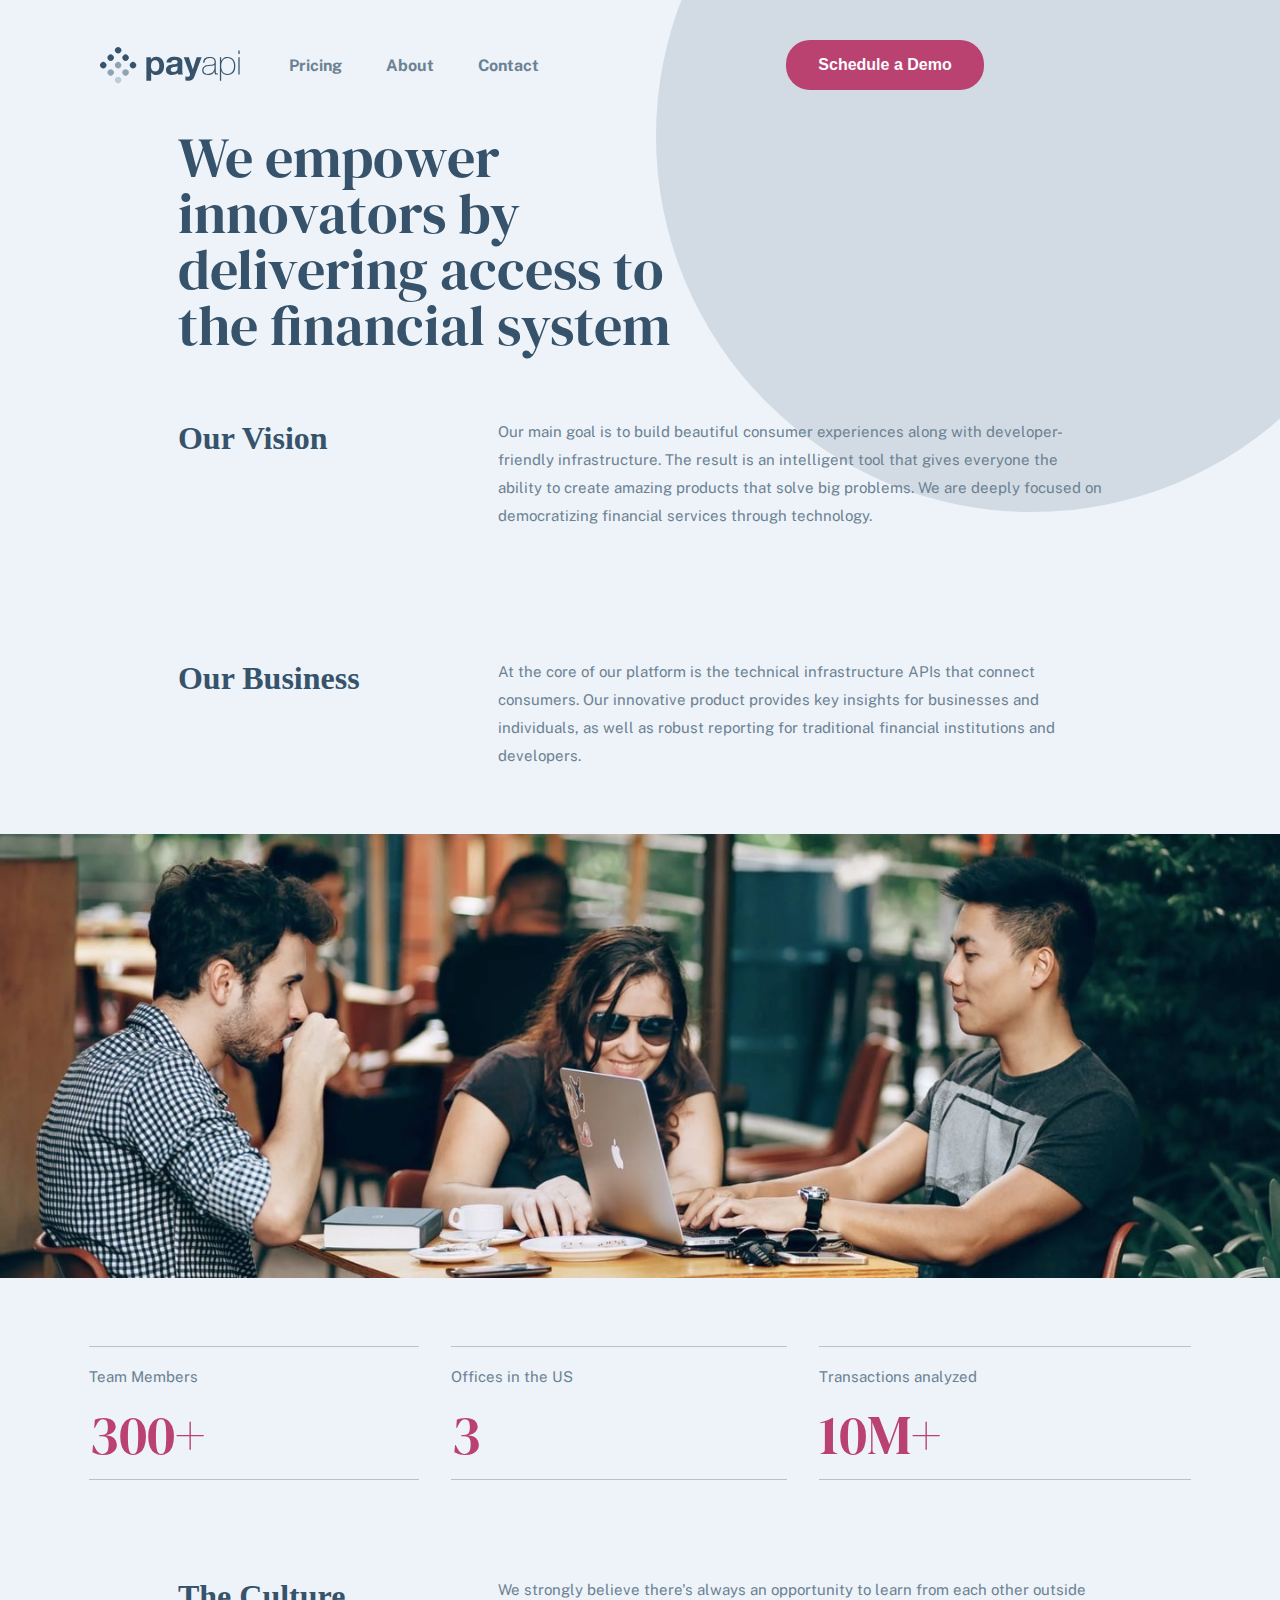
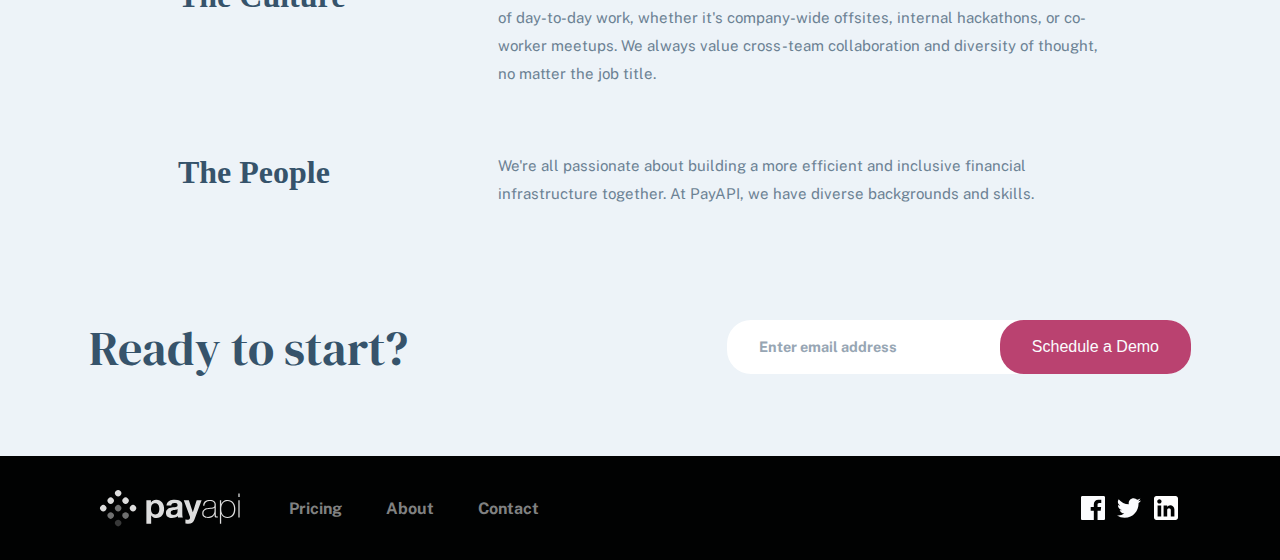
<file: about.html>
<!DOCTYPE html>
<html lang="en">
<head>
    <meta charset="UTF-8">
    <meta name="viewport" content="width=device-width, initial-scale=1.0">
    <link rel="stylesheet" href="style.css">
    <title>Document</title>
</head>
<body>
    <default-header></default-header>
    <div class="container about-container">
        <div class="about-hero flex">
            <h2 class="h2-heading">We empower innovators by delivering access to the financial system</h2>
            <div class="about-info flex">
                <div class="about-info-item flex">
                    <h3 class="h3-heading">Our Vision</h3>
                    <p>Our main goal is to build beautiful consumer experiences along with developer-friendly infrastructure. The result is an intelligent tool that gives everyone the ability to create amazing products that solve big problems. We are deeply focused on democratizing financial services through technology.</p>
                </div>
                <div class="about-info-item flex">
                    <h3 class="h3-heading">Our Business</h3>
                    <p>At the core of our platform is the technical infrastructure APIs that connect consumers. Our innovative product provides key insights for businesses and individuals, as well as robust reporting for traditional financial institutions and developers.</p>
                </div>
            </div>
        </div>
        <div class="about-image">
            <picture>
                <source srcset="./assets/about/mobile/image-team-members.jpg" media="(max-width:51.25rem)">
                <img src="./assets/about/desktop/image-team-members.jpg" alt="image-team-members">
            </picture>
        </div>
        <div class="about-stats flex">
            <div>
                <p>Team Members</p>
                <h2 class="h2-heading">300+</h2>
            </div>

            <div>
                <p>Offices in the US</p>
                <h2 class="h2-heading">3</h2>
            </div>

            <div>
                <p>Transactions analyzed</p>
                <h2 class="h2-heading">10M+</h2>
            </div>
           
        </div>
        <div class="about-info about-info-last flex">
            <div class="about-info-item flex">
                <h3 class="h3-heading">The Culture</h3>
                <p>
                    We strongly believe there's always an opportunity to learn from each other outside of day-to-day work, whether it's company-wide offsites, internal hackathons, or co-worker meetups. We always value cross-team collaboration and diversity of thought, no matter the job title.</p>
            </div>
            <div class="about-info-item flex">
                <h3 class="h3-heading">The People</h3>
                <p>We're all passionate about building a more efficient and inclusive financial infrastructure together. At PayAPI, we have diverse backgrounds and skills.</p>
            </div>
        </div>
        <div class="call-to-action flex">
            <h2 class="h2-heading">Ready to start?</h2>
            <default-form>
                <form class="form">
                    <div class="form-inputs-container flex">
                        <input placeholder="Enter email address" type="email">
                        <button class="demo-button">Schedule a Demo</button>
                    </div>
                </form>
            </default-form>
        </div>
    </div>
    <default-footer></default-footer>
    <script type="module" src="templates.js"></script>
    <script src="code.js"></script>
</body>
</html>
</file>
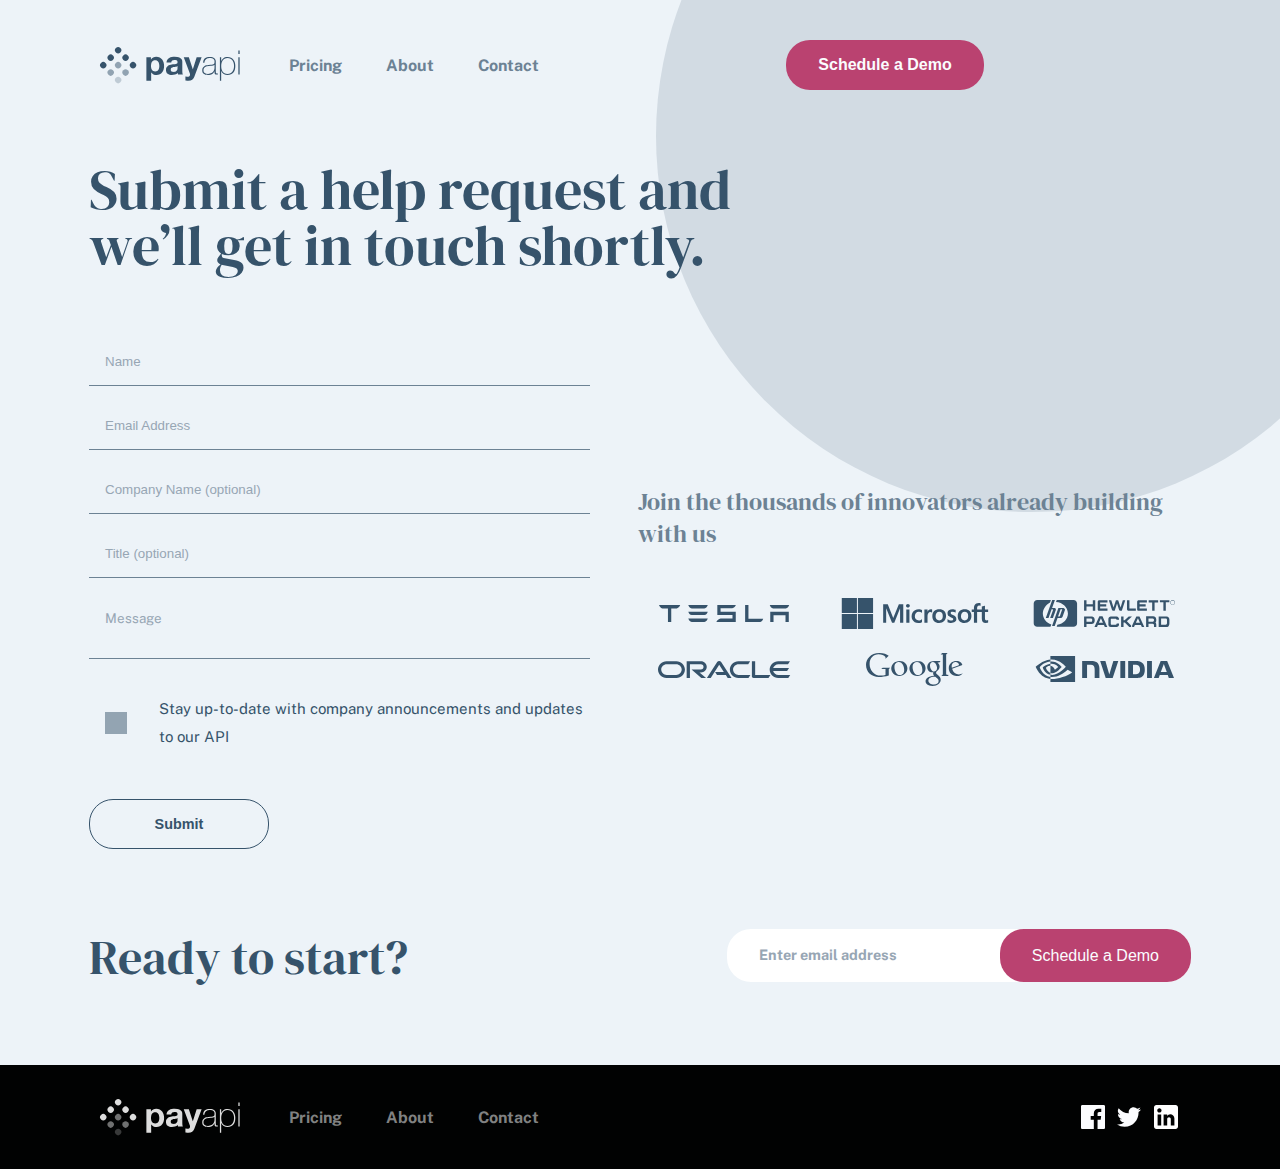
<file: contact.html>
<!DOCTYPE html>
<html lang="en">
<head>
    <meta charset="UTF-8">
    <meta name="viewport" content="width=device-width, initial-scale=1.0">
    <link rel="stylesheet" href="style.css">
    <title>Document</title>
</head>
<body>
    <default-header></default-header>
    <div class="contact-container container">
        <h2 class="h2-heading">Submit a help request and we’ll get in touch shortly.</h2>
        <div class="contact-form-container flex">
            <div class="contact-form">
                <form>
                    <div class="input-item">
                        <input placeholder="Name" type="text">
                    </div>
                    <div class="input-item">
                        <input placeholder="Email Address" type="email">
                    </div>
                    <div class="input-item">
                        <input placeholder="Company Name (optional)" type="text">
                    </div>
                    <div class="input-item">
                        <input placeholder="Title (optional)" type="text">
                    </div>
                    <div class="input-item">
                        <textarea name="message" id="message" placeholder="Message"></textarea>
                    </div>
                    <div class="check-box-container flex items-center">
                        <input type="checkbox">
                        <p>Stay up-to-date with company announcements and updates to our API</p>
                    </div>
                    <button class="pricing-plan-button pointer">Submit</button>
                </form>
            </div>
            <div class="companies flex justify-center">
                <h4>Join the thousands of innovators already building with us</h4>
                    <div class="grid">
                        <img src="./assets/shared/desktop/tesla_blue.svg" alt="tesla">
                        <img src="./assets/shared/desktop/microsoft_blue.svg" alt="microsoft">
                        <img src="./assets/shared/desktop/hewlett-packard_blue.svg" alt="hewlett-packard">
                        <img src="./assets/shared/desktop/oracle_blue.svg" alt="oracle">
                        <img src="./assets/shared/desktop/google_blue.svg" alt="google">
                        <img src="./assets/shared/desktop/nvidia_blue.svg" alt="nvidia">
                    </div>
                
            </div>
        </div>
        <div class="call-to-action flex">
            <h2 class="h2-heading">Ready to start?</h2>
            <default-form>
                <form class="form">
                    <div class="form-inputs-container flex">
                        <input placeholder="Enter email address" type="email">
                        <button class="demo-button">Schedule a Demo</button>
                    </div>
                </form>
            </default-form>
        </div>
    </div>
    <default-footer></default-footer>
    <script type="module" src="templates.js"></script>
    <script src="code.js"></script>
</body>
</html>
</file>
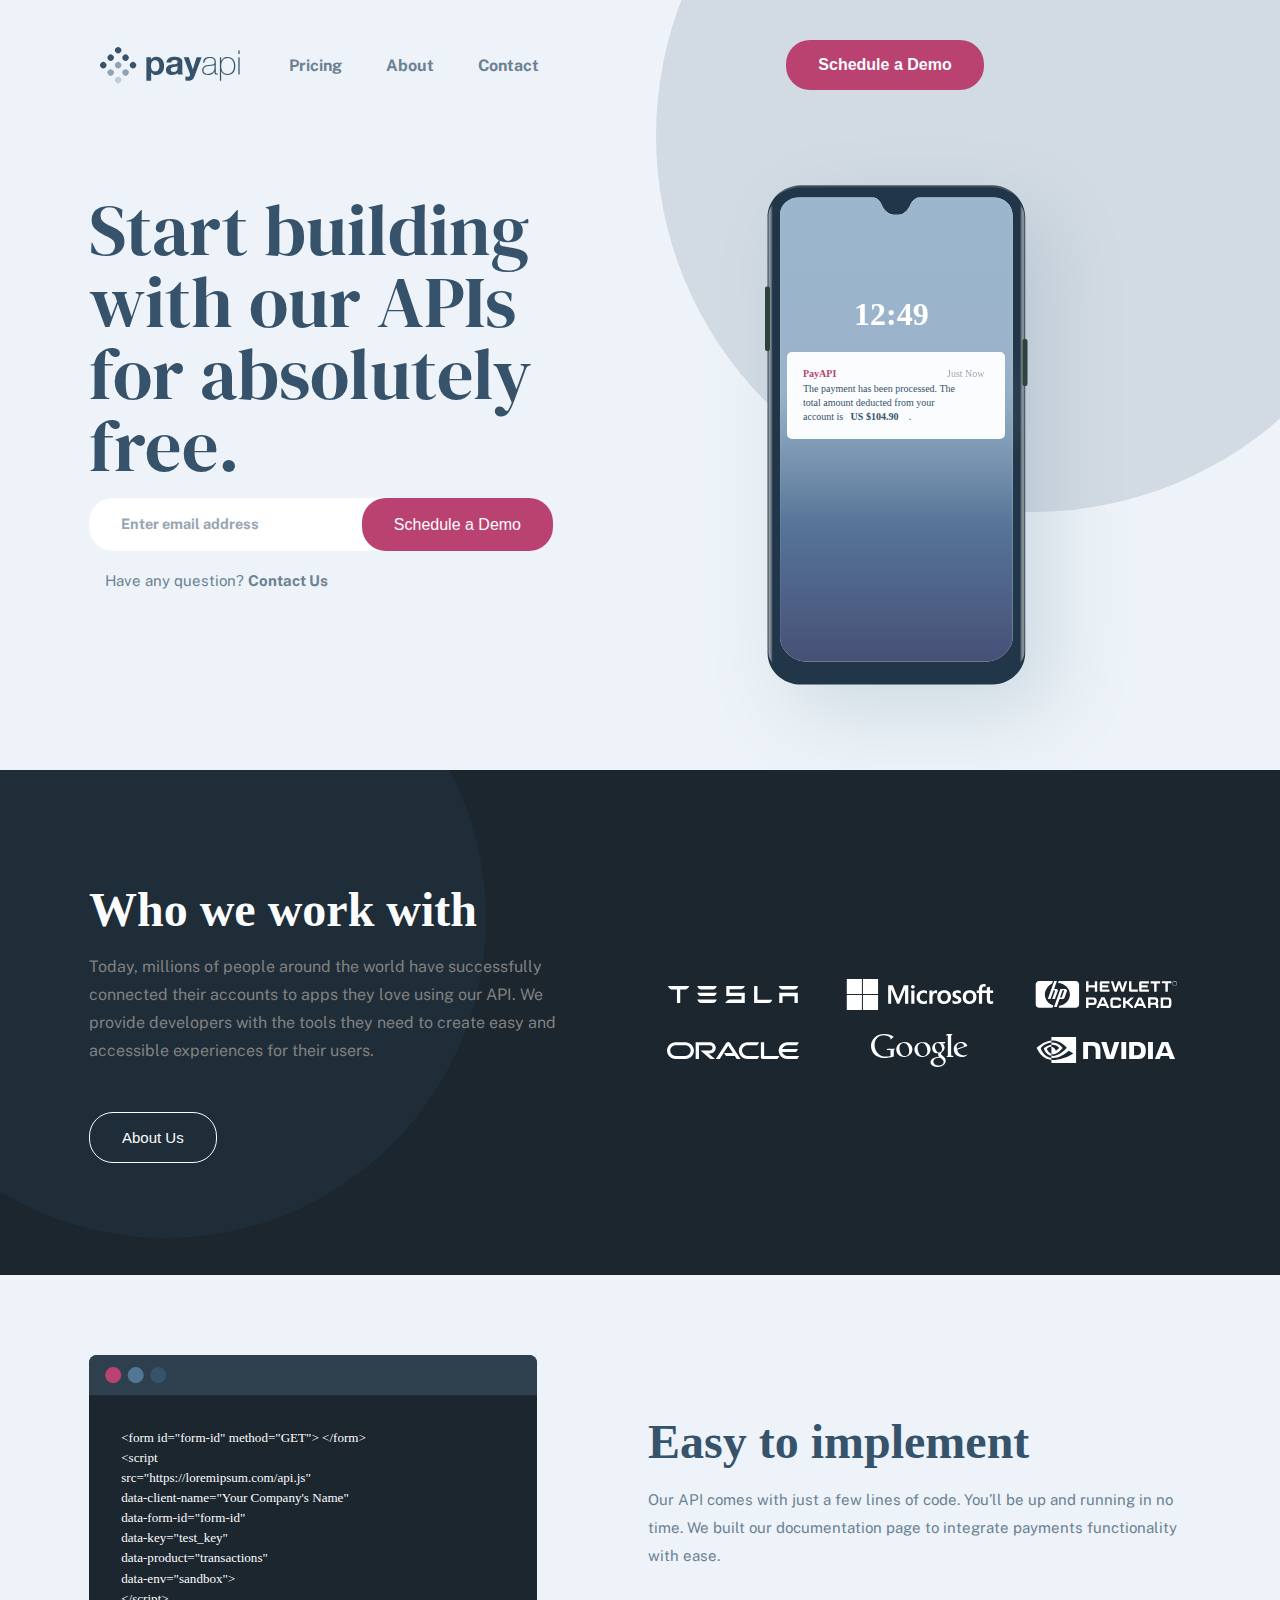
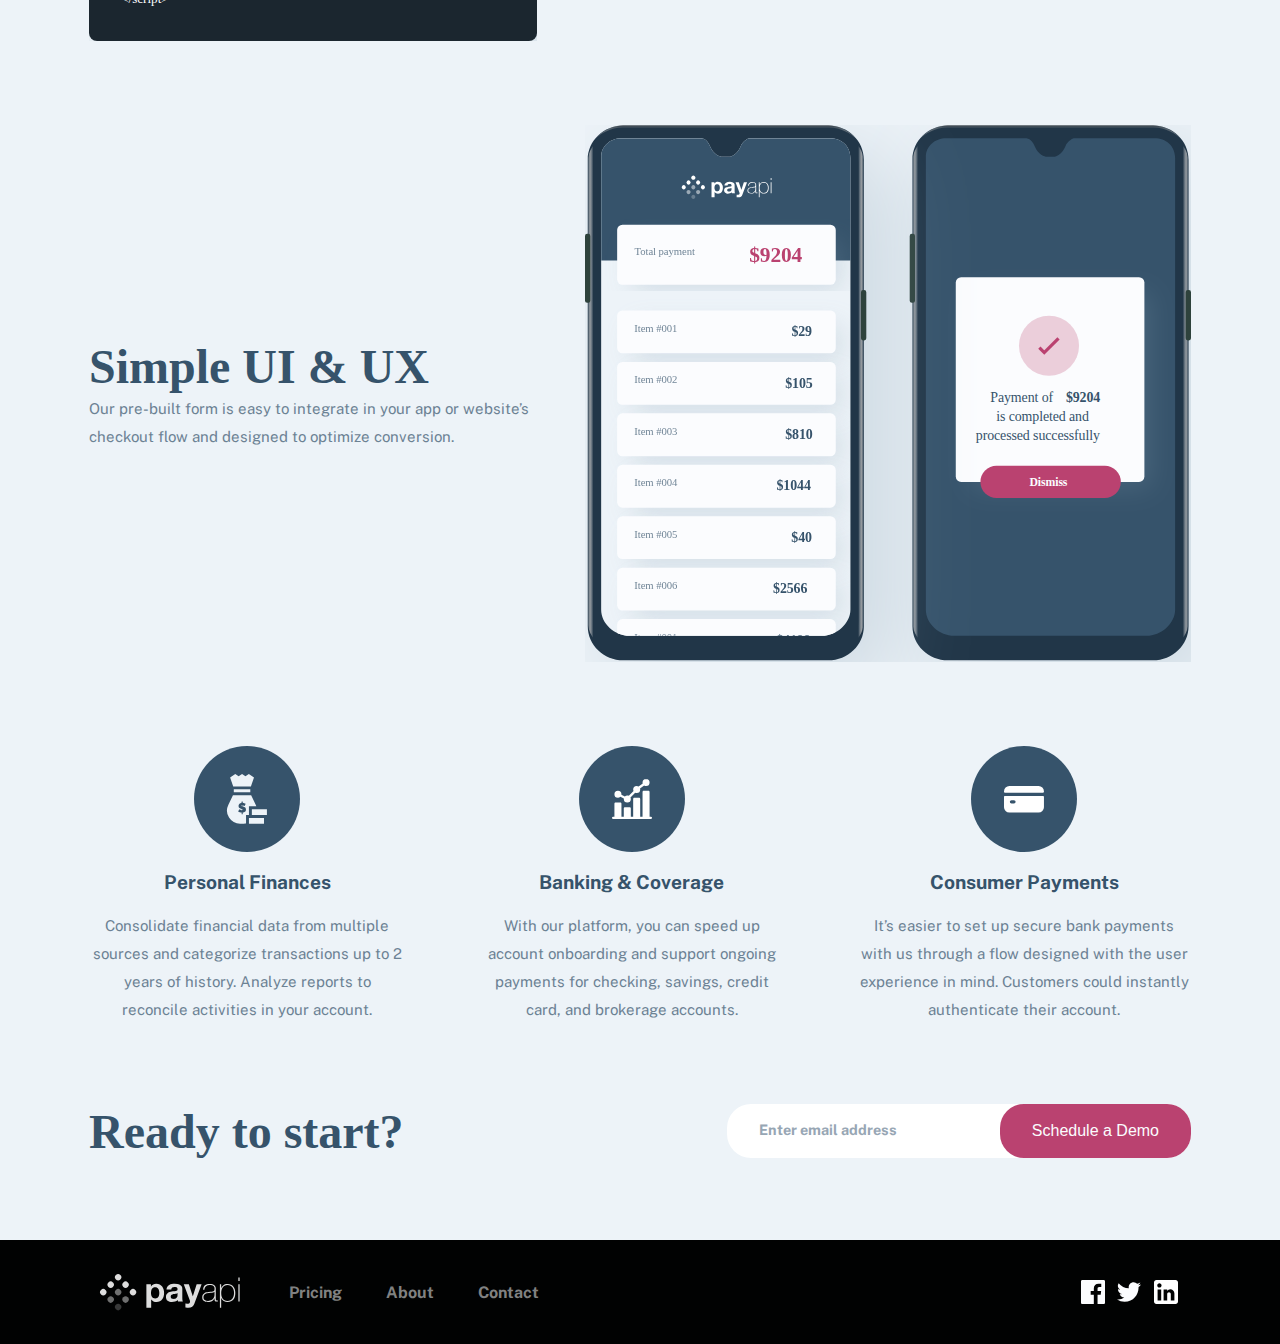
<file: home.html>
<!DOCTYPE html>
<html lang="en">
<head>
    <meta charset="UTF-8">
    <meta name="viewport" content="width=device-width, initial-scale=1.0">
    <link rel="stylesheet" href="style.css">
    <title>Document</title>
</head>
<body>
    <default-header></default-header>
    <div class="container home-container">


        <!-- hero styling start  -->
        <div class="home-hero flex">
            <div class="left">
                <h1>Start building with our APIs for absolutely free.</h1>
                <default-form></default-form>
                <p>Have any question? <a class="hover-black" href="contact.html">Contact Us</a></p>
            </div>
            <div class="right">
                <img src="./assets/illustration-phone-mockup.69ced381.svg" alt="illustration-phone-mockup">
            </div>
        </div>
        <!-- hero styling end  -->

        <!-- customers styling start  -->
         <div class="customers flex">
            <div class="circle-cover"></div>
            <div class="left">
                <h2 class="h2-heading">Who we work with</h2>
                <p>Today, millions of people around the world have successfully connected their accounts to apps they love using our API. We provide developers with the tools they need to create easy and accessible experiences for their users.</p>
                <button class="pointer">About Us</button>
            </div>
            <div class="right flex">
                <div class="grid">
                    <img src="./assets/shared/desktop/tesla.svg" alt="tesla">
                    <img src="./assets/shared/desktop/microsoft.svg" alt="microsoft">
                    <img src="./assets/shared/desktop/hewlett-packard.svg" alt="hewlett-packard">
                    <img src="./assets/shared/desktop/oracle.svg" alt="oracle">
                    <img src="./assets/shared/desktop/google.svg" alt="google">
                    <img src="./assets/shared/desktop/nvidia.svg" alt="nvidia">
                </div>
            </div>
         </div>
        <!-- customers styling end  -->

         <!-- home info styling start  -->
         <section class="home-info">
            <div class="code flex">
                <div class="left">
                    <img src="./assets/home/desktop/illustration-easy-to-implement-cropped.svg" alt="">
                </div>
                <div class="right flex justify-center">
                    <h2 class="h2-heading">Easy to implement</h2>
                    <p>Our API comes with just a few lines of code. You’ll be up and running in no time. We built our documentation page to integrate payments functionality with ease.</p>
                </div>
            </div>
            <div class="ui-ux flex">
                <div class="left flex justify-center">
                    <h2 class="h2-heading">Simple UI & UX</h2>
                    <p>Our pre-built form is easy to integrate in your app or website’s checkout flow and designed to optimize conversion.</p>
                </div>
                <div class="right">
                    <img src="./assets/home/desktop/illustration-simple-ui-cropped.svg" alt="">
                </div>
            </div>
            <div class="info-cards flex">
                <div class="info-card flex">
                    <img src="./assets/home/desktop/icon-personal-finances.svg" alt="icon-personal-finances">
                    <h4>Personal Finances</h4>
                    <p>Consolidate financial data from multiple sources and categorize transactions up to 2 years of history. Analyze reports to reconcile activities in your account.</p>
                </div>
                <div class="info-card flex">
                    <img src="./assets/home/desktop/icon-banking-and-coverage.svg" alt="icon-banking-and-coverage">
                    <h4>Banking & Coverage</h4>
                    <p>With our platform, you can speed up account onboarding and support ongoing payments for checking, savings, credit card, and brokerage accounts.</p>
                </div>
                <div class="info-card flex">
                    <img src="./assets/home/desktop/icon-consumer-payments.svg" alt="icon-consumer-payments">
                    <h4>Consumer Payments</h4>
                    <p>It’s easier to set up secure bank payments with us through a flow designed with the user experience in mind. Customers could instantly authenticate their account.</p>
                </div>
            </div>
            <div class="call-to-action flex">
                <h2 class="h2-heading">Ready to start?</h2>
                <default-form></default-form>
            </div>
         </section>

         <!-- home info styling end  -->

    </div>
    <default-footer></default-footer>
    <script type="module" src="templates.js"></script>
    <script src="code.js"></script>
</body>
</html>
</file>
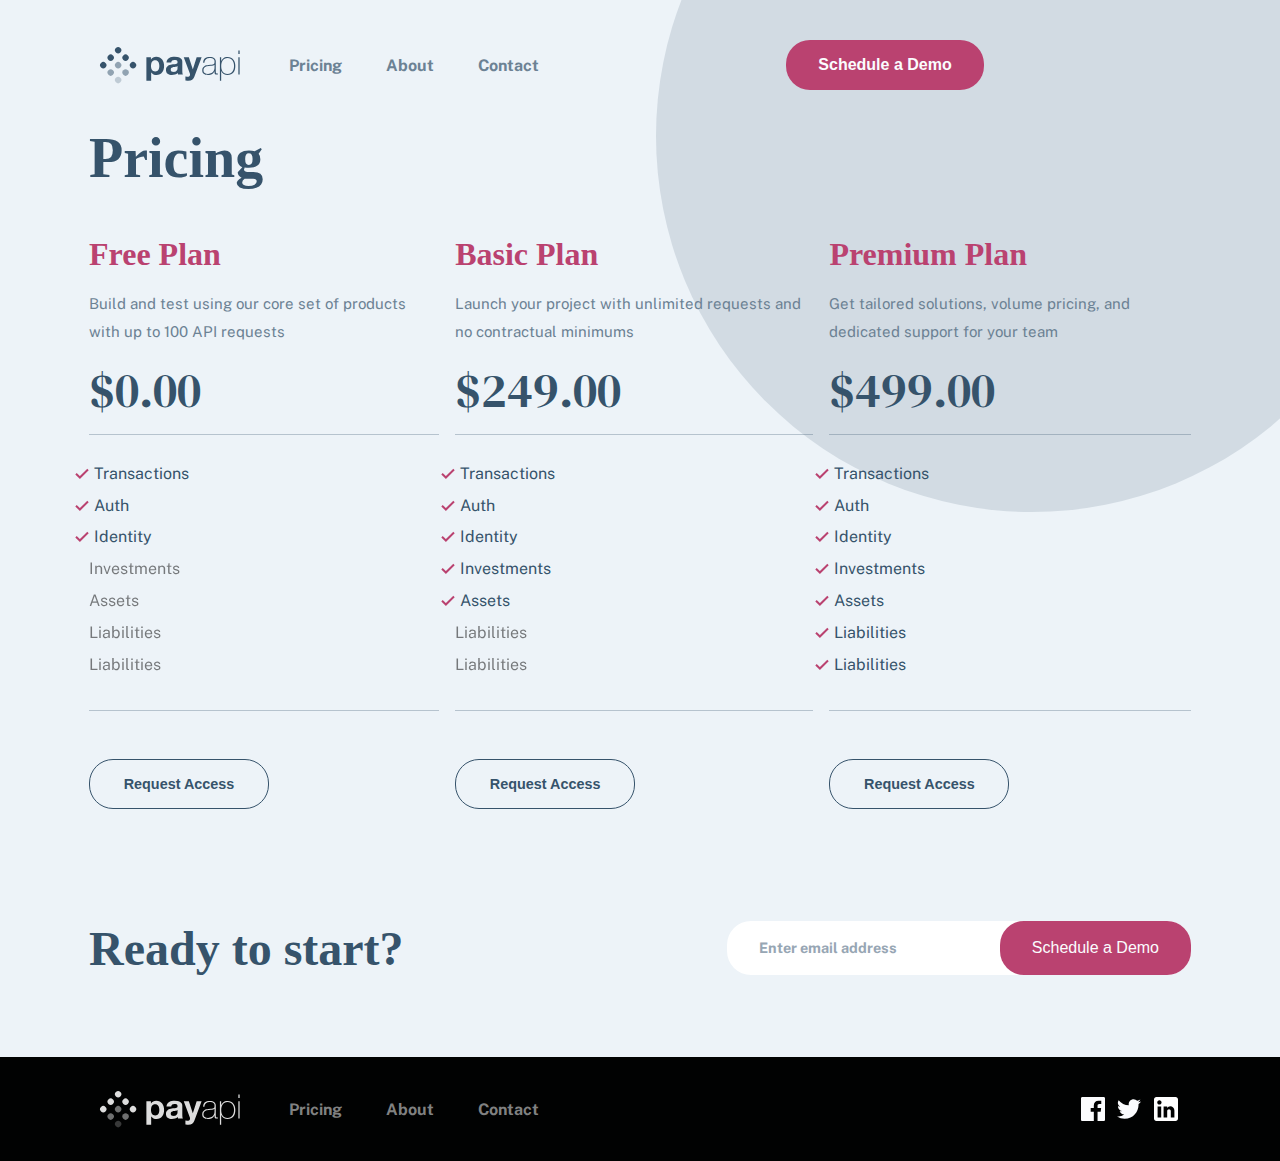
<file: pricing.html>
<!DOCTYPE html>
<html lang="en">
<head>
    <meta charset="UTF-8">
    <meta name="viewport" content="width=device-width, initial-scale=1.0">
    <link rel="stylesheet" href="style.css">
    <title>Document</title>
</head>
<body>
    <default-header></default-header>
    <div class="container pricing-container">
        <h2 class="h2-heading">Pricing</h2>
        <div class="pricing-plans flex">
            <div class="pricing-plan flex">
                <h3 class="h3-heading">Free Plan</h3>
                <p>Build and test using our core set of products with up to 100 API requests</p>
                <h2 class="h2-heading">$0.00</h2>
                <div class="checks">
                    <ul class="checked">
                        <li>Transactions</li>
                        <li>Auth</li>
                        <li>Identity</li>
                    </ul>
                    <ul class="un-checked">
                        <li>Investments</li>
                        <li>Assets</li>
                        <li>Liabilities</li>
                        <li>Liabilities</li>
                    </ul>
                </div>
                <button class="pricing-plan-button pointer">Request Access</button>
            </div>

            <div class="pricing-plan flex">
                <h3 class="h3-heading">Basic Plan</h3>
                <p>Launch your project with unlimited requests and no contractual minimums</p>
                <h2 class="h2-heading">$249.00</h2>
                <div class="checks">
                    <ul class="checked">
                        <li>Transactions</li>
                        <li>Auth</li>
                        <li>Identity</li>
                        <li>Investments</li>
                        <li>Assets</li>
                    </ul>
                    <ul class="un-checked">
                        <li>Liabilities</li>
                        <li>Liabilities</li>
                    </ul>
                </div>
                <button class="pricing-plan-button pointer">Request Access</button>
            </div>

            <div class="pricing-plan flex">
                <h3 class="h3-heading">Premium Plan</h3>
                <p>Get tailored solutions, volume pricing, and dedicated support for your team</p>
                <h2 class="h2-heading">$499.00</h2>
                <div class="checks">
                    <ul class="checked">
                        <li>Transactions</li>
                        <li>Auth</li>
                        <li>Identity</li>
                        <li>Investments</li>
                        <li>Assets</li>
                        <li>Liabilities</li>
                        <li>Liabilities</li>
                    </ul>
                    <ul class="un-checked">
                    </ul>
                </div>
                <button class="pricing-plan-button pointer">Request Access</button>
            </div>
        </div>
        <div class="call-to-action flex">
            <h2 class="h2-heading">Ready to start?</h2>
            <default-form>
                <form class="form">
                    <div class="form-inputs-container flex">
                        <input placeholder="Enter email address" type="email">
                        <button class="demo-button">Schedule a Demo</button>
                    </div>
                </form>
            </default-form>
        </div>
    </div>
    <default-footer></default-footer>
    <script type="module" src="templates.js"></script>
    <script src="code.js"></script>
</body>
</html>
</file>
<file: style.css>
@import url('https://fonts.googleapis.com/css2?family=DM+Serif+Display:ital@0;1&family=Public+Sans:ital,wght@0,100..900;1,100..900&display=swap');

:root {
    --pink: #ba4270;
    --white: #fbfcfe;
    --background: #edf3f8;;
    --grey: #808181;
    --grey-2: #97A6B4;
    --grey-3: #D2DBE3;
    --blue: #36536b;
    --dark-blue: #1b262f;
    --black: #010202;
    --light-pink: #da6d97;
    --light-blue: #6c8294;
    --error: #f67a7c;
    --DARK:#1F2D38;
    --padding: 5.5625rem;
}

/* element styling start  */
* {
    margin: 0;
    padding: 0;
    box-sizing: border-box;
}

body {
    background-color: var(--background);
    font-family: Public Sans, sans-serif;
    overflow-x: hidden;
    position: relative;
}

a {
    text-decoration: none;
}

li {
    text-decoration: none;
    list-style: none;
}

button {
    border: none;
    outline: none;
}

input {
    border: none;
    outline: none;
}


/* element styling end  */

/* utility classes start  */

.flex {
    display: flex;
}


.pointer {
    cursor: pointer;
}

.items-center {
    align-items: center;
}

.justify-center {
    justify-content: center;
}

.grid {
    display: grid;
}

.hover-black:hover {
    color: var(--dark-blue);
}

.demo-button {
    font-size: 1rem;
    background-color: var(--pink);
    color: var(--white);
    border-radius: 1.5rem;
    padding: 1rem 2rem;
    transition: all 250ms;
    font-weight: 700;
}

.demo-button:hover {
    background-color: var(--light-pink);
}

.h2-heading {
    font-size: 3rem;
    font-family: SM Serif Display;
    line-height: 3.5rem;
}

.h3-heading {
    font-size: 2rem;
    font-family: SM Serif Display;
    line-height: 2.5rem;
}

.none {
    display: none;
}

/* utility classes end  */

/* header styling start */
.header {
    padding: 2.5rem var(--padding);
    justify-content: space-between;
    position: relative;
}



.header .circle-cover {
    position: absolute;
    right: -10%;
    top: -15rem;
    border-radius: 50%;
    height: 47rem;
    width: 47rem;
    background-color: var(--grey-3);
    z-index: -1;
}

.links-logo-container .logo {
    background-image: url('./assets/shared/desktop/logo.svg');
    width: 10rem;
    height: 2.5rem;
    margin-right: 2.5rem;
    background-size: contain;
    background-repeat: no-repeat;
    background-position:center;
}

.links-logo-container  a{
    font-weight: 700;
    color: var(--light-blue);
    margin-right: 2.5rem;
}

.logo a {
    display: inline-block;
    width: 100%;
    height: 100%;
}

/* header styling end */

/* footer styling start */

.footer {
    padding: 2rem var(--padding);
    justify-content: space-between;
    background-color: var(--black);
}

.footer .logo {
    filter: invert(100%) sepia(100%) saturate(0%) hue-rotate(288deg) brightness(102%) contrast(102%);
}

.social-links li {
    width: 1.5rem;
    height: 1.5rem;
    background-size: contain;
    background-position: center;
    background-repeat: no-repeat;
    margin-right: 0.8rem;
}

.footer .links-logo-container a {
    color: var(--grey);
}

.footer .links-logo-container a:hover {
    color: var(--white);
    transition: all 250ms;
}

.social-links .Facebook {
    background-image: url('./assets/shared/desktop/facebook.svg');
}

.social-links .X {
    background-image: url('./assets/shared/desktop/twitter.svg');
}

.social-links .Linkedin {
    background-image: url('./assets/shared/desktop/linkedin.svg');
}

/* footer styling end */

/* form styling start  */


.form {
    width: 29rem;
}

.form-inputs-container {
    position: relative;
}

.form-inputs-container input {
    border-radius: 1.5rem;
    padding: 1.2rem 2rem;
    width: 100%;
    box-shadow:  10px 11px -1px #1b262f12;
   
}

.form-inputs-container input::placeholder {
    font-size: 0.9rem;
    font-weight: 700;
    font-family: Public Sans, sans-serif;
    color: var(--grey-2);
}

.form-inputs-container button {
    position: absolute;
    right: 0;
    top: 0;
    bottom: 0;
}

.form .demo-button {
    font-weight: normal;
}



/* form styling end  */


/* hamburger menu styling start  */
.hamburger-menu {
    position: fixed;
    z-index: 3333;
    width: 80%;
    top: 0;
    bottom: 0;
    right: -100%;
    overflow-x: hidden;
    transition: all 350ms ease-in-out;
    transform-origin: 100%;
    background-color: var(--dark-blue);
    flex-direction: column;
    padding: 1rem;
    align-items: center;
}

.hamburger-menu img {
    width: 1.2rem;
    margin-left: auto;
}

.hamburger-links {
    flex-direction: column;
    align-items: center;
}

.hamburger-links a {
    display: inline-block;
    margin-top: 2.5rem;
    color: var(--white);
}

.hamburger-menu .demo-button {
    display: block;
    background-color: orange;
    margin-top: 2rem;
    width: 14rem;
}

/* hamburger menu styling end  */




/*  */
/*  */
/*  */
/*  */
/*  */
/*  */
/*  */
/*  */
/*  */

/* home styling start  */

/* hero styling start  */

.home-hero {
    padding: 0 var(--padding);
    height: 20rem;
    gap: 1rem;
    height: 40rem;
}



.home-hero .left {
    width: 50%;
    padding-top: 4rem;
    padding-right: 4rem;
}

.home-hero .right {
    width: 50%;
    padding-left: 4rem;
}

.home-hero h1 {
    color: var(--blue);
    font-family: DM Serif Display;
    font-size: 4.5rem;
    line-height: 4.5rem;
    font-weight: lighter;
    margin-bottom: 1rem;
}

.home-hero p {
    padding: 1rem;
    color: var(--light-blue);
    font-size: .9375rem;
    line-height: 1.75rem;
}

.home-hero a {
    color: var(--light-blue);
    margin-right: 2.5rem;
    transition: all .25s;
    font-weight: 700;

}

/* hero styling end  */

/* customers styling start  */
.customers {
    gap: 1rem;
    padding: 7rem var(--padding);
    background-color: var(--dark-blue);
    color: var(--white);
    position: relative;
    overflow: hidden;
}

.customers .circle-cover {
    position: absolute;
    content: '';
    height: 40rem;
    width: 40rem;
    left: -12%;
    top: -34%;
    border-radius: 50%;
    background-color: var(--DARK);
}

.customers .left {
    width: 50%;
    padding-right: 3rem;
    z-index: 2;
}

.customers .right {
    width: 50%;
    flex-direction: column;
    justify-content: center;
    z-index: 2;
}

.customers p {
    color: var(--grey);
    padding: 0.94rem 0;
    line-height: 1.75rem;
}

.customers button {
    margin: 2rem 0 0 0;
    border-radius: 1.5rem;
    font-size: .9375rem;
    transition: all .25s;
    padding: 1rem 2rem;
    background-color: transparent;
    color: var(--white);
    border: 0.06rem solid var(--white);
}

.customers button:hover {
    background-color: var(--white);
    color: var(--dark-blue);
}

.customers .grid {
    grid-row-gap: 1.5rem;
    grid-column-gap: 1rem;
    place-items: center;
    grid-template-columns: repeat(auto-fit, minmax(8rem, 1fr));
}

/* customers styling end  */

/* home info styling start */

.home-info {
    padding: 0 var(--padding);
}

.home-info p {
    line-height: 1.75rem;
    color: var(--light-blue);
    font-size: .9375rem;
}

.home-info .h2-heading {
    color: var(--blue);
}

.code {
    padding-top: 5rem;
    gap: 1rem;
}

.code .left {
    width: 50%;
}

.code .right {
    width: 50%;
    flex-direction: column;
}

.code .right p {
    padding: 1rem 0;
}

.code .left img {
    width: 28rem;
}



.ui-ux {
    justify-content: space-between;
    padding-top: 5rem;
}

.ui-ux .left {
    width: 40%;
    flex-direction: column;
}

.ui-ux .right {
    width: 55%;
}

.info-cards {
    gap: 4.7425rem;
    padding-top: 5rem;
}

.info-card {
    flex-direction: column;
    align-items: center;
    gap: 1.2rem;
    text-align: center;
}

.info-card h4 {
    color: var(--blue);
    font-size: 1.2rem;
    font-weight: 700;
}

.call-to-action {
    padding-top: 5rem;
    padding-bottom: 5rem;
    justify-content: space-between;
}

/* home info styling end */

/* home styling end  */

/*  */
/*  */
/*  */
/*  */
/*  */
/*  */
/*  */
/*  */
/*  */

/* pricing styling start  */
.pricing-container {
    padding: 0 var(--padding);
}

.pricing-container > h2 {
    color: var(--blue);
    font-size: 3.5rem;
}

.pricing-plans {
    margin: 2rem 0;
    gap: 1rem;
}

.pricing-plan {
    gap: 1rem;
    flex-direction: column;
}


.pricing-plan h3 {
    color: var(--pink);
    margin-top: 1rem;
}

.pricing-plan p {
    color: var(--light-blue);
    font-size: .9375rem;
    line-height: 1.75rem;
}

.pricing-plan .h2-heading {
    font-family: DM Serif Display;
    font-weight: lighter;
    color: var(--blue);
    padding-bottom: 1rem;
    border-bottom: 1px solid #36536b4c;
}

.checks {
    padding-bottom: 1.5rem;
    border-bottom: 1px solid #36536b4c;
}

.checks  li {
    margin: 0.8rem 0;
}

.checks .checked {
    color: var(--blue);
}

.checks .checked li {
    padding-left: 0.3rem;
}

.checks .checked li::marker {
    content: url(./assets/shared/desktop/icon-check.svg);
}

.checks .un-checked {
    opacity: 0.5;
}

.pricing-plan-button {
    width: 11.25rem;
    background-color:transparent;
    color: var(--blue);
    border: 1px solid var(--blue);
    padding: 1rem 2rem;
    margin-top: 2rem;
    border-radius: 1.5rem;
    font-size: 0.9rem;
    font-weight: 700;
    min-width: 10rem;
    transition: all 250ms;
}

.pricing-plan-button:hover {
    background-color: var(--blue);
    color: var(--white);
}

.pricing-container .h2-heading {
    color: var(--blue);
}

/* pricing styling end  */
/*  */
/*  */
/*  */
/*  */
/*  */
/*  */
/*  */

/* about styling start  */

.about-container p {
    color: var(--light-blue);
    font-size: .9375rem;
    line-height: 1.75rem;
}

.about-container .h2-heading {
    font-family: DM Serif Display;
    font-weight: 100;
    font-size: 3.5rem;
}

.about-container .call-to-action {
    padding-right: var(--padding);
    padding-left: var(--padding);
}

.about-container .call-to-action h2 {
    color: var(--blue);
    font-size: 3rem;
}

/* about hero styling start  */
.about-hero {
    padding: 0 calc(var(--padding) + 5.56rem);
    flex-direction: column;
}



.about-hero .h2-heading {

    color: var(--blue);
    width: 60%;
}

.about-info {
    flex-direction: column;
}

.about-info-last {
    padding: 0 calc(var(--padding) + 5.56rem);
}

.about-info-last .about-info-item {
    padding-top: 2rem;
    padding-bottom: 2rem;
}

.about-info-item {
    padding-top: 4rem;
    padding-bottom: 4rem;
}

.about-info-item .h3-heading {
    width: 20rem;
    flex: 0 0 auto;
    color: var(--blue);
}

/* about hero styling end  */


/* about image styling start  */

.about-image img {
    width: 100%;
}

/* about image styling end  */


/* about stats styling start  */
.about-stats {
    margin: 4rem 0;
    padding: 0 var(--padding);
    gap: 2rem;
    justify-content: space-between;


}

.about-stats > div {
    border-bottom: 1px solid #36536b4c;
    border-top: 1px solid #36536b4c;
    flex-grow: 1;
}

.about-stats .h2-heading {
    color: var(--pink);
    margin-bottom: 1rem;
}

.about-stats p {
    padding: 1rem 0;
}

/* about stats styling end  */

/* about styling end  */
/*  */
/*  */
/*  */
/*  */
/*  */
/*  */

/* contact styling start */
.contact-container {
    padding: 0 var(--padding);
    margin-top: 2rem;
}

.contact-container .h2-heading {
    width: 60%;
    font-family: DM Serif Display;
    font-weight: lighter;
    color: var(--blue);
    font-size: 3.5rem;
}

.contact-form-container {
    margin-top: 3rem;
    gap: 3rem;
}


.contact-form {
    width: 50%;
}

.contact-form .input-item input, .contact-form textarea{
    width: 100%;
    background-color: transparent;
    border: none;
    border-bottom: 1px solid var(--light-blue);
    padding: 1rem 0rem;
    text-indent: 1rem;
    opacity: 1;
    margin-top: 1rem;
}



.contact-form .input-item input::placeholder, .contact-form textarea::placeholder {
    color: var(--grey-2);
}

.contact-form textarea {
    resize: none;
    font-family: inherit;
}


input[type=checkbox] {
    -webkit-appearance: none;
    appearance: none;
    width: 1.4rem;
    height: 1.4rem;
    flex-shrink: 0;
    background-color: var(--light-blue);
    opacity: .7;
    margin-right: 2rem;
    position: relative;
}

input[type=checkbox]:hover {
    background-color: var(--light-pink);
}

input[type=checkbox]:checked {
    background-color: var(--pink);
    opacity: 1;
}

input[type="checkbox"]:checked::after {
    content: url('./assets/shared/desktop/icon-check-white.svg'); 
    position: absolute;
    top: 50%;
    left: 50%;
    transform: translate(-50%, -50%); 
}
.check-box-container {
    margin-top: 1rem;
    padding-left: 1rem;
}

.check-box-container p {
    font-size: .9375rem;
    line-height: 1.75rem;
    margin: 1rem 0;
    color: var(--blue);
}

.companies {
    flex-direction: column;
}

.companies h4 {
    font-size: 1.5rem;
    line-height: 2rem;
    color: var(--light-blue);
    font-weight: normal;
    font-family: DM Serif Display;
}


.companies .grid {
    margin-top: 3rem;
    grid-row-gap: 1.5rem;
    grid-column-gap: 1rem;
    place-items: center;
    grid-template-columns: repeat(auto-fit, minmax(8rem, 1fr));
}


.contact-container .call-to-action .h2-heading {
    font-size: 3rem;
}

/* contact styling end */
/*  *//*  *//*  *//*  */
/*  *//*  *//*  *//*  */
/*  *//*  *//*  *//*  */
/*  *//*  *//*  *//*  */
/*  *//*  *//*  *//*  */
/*  *//*  *//*  *//*  */
/*  *//*  *//*  *//*  */
/*  *//*  *//*  *//*  */

@media only screen and (max-width: 70.25rem) {

    :root {
        --padding: 4.125rem;
    }



    /* header styling start  */

    .header .circle-cover {
        left: 0;
        right: 0;
        top: -118%;
        height: 24rem;
        width: 100%;
    }

    /* header styling end  */

    /* footer styling start  */


    /* footer styling end  */


    /* form styling start  */

    default-form {
        display: inline-block;
        width: 70%;
    }

    default-form .form {
        width: 100%;
    }


    /* form styling end  */


    /*  */
    /*  */
    /*  */
    /*  */
    /*  */
    /* home styling start  */
    .home-container {
        text-align: center;
    }


    .home-hero {
        flex-direction: column-reverse;
        height: auto;
        align-items: center;
        margin-bottom: 5rem;
    }

    .home-hero h1 {
        font-size: 3.5rem;
    }

    .home-hero .left, .home-hero .right {
        width: 100%;
    }

    .home-hero .left {
        padding: 0;
    }

    .home-hero .right {
        padding-left: 2rem;
    }

    .home-hero .right img {
        display: block;
        margin-inline: auto;
    }


  

    .home-container .left, .home-container .right {
        width: 100%;
    }


    .home-container .customers {
        flex-direction: column-reverse;
    }

    .home-container .customers .left {
        padding-right: 0;
    }

    .home-container .customers .left p {
        color: var(--white);
        opacity: 0.7;
    }

    .home-container .customers .grid {
        margin-bottom: 4rem;
    }

    .home-info .code {
        flex-direction: column;
    }

    .home-info .code img {
        margin-bottom: 3rem;
    }

    .home-info .ui-ux {
        flex-direction: column-reverse;
    }

    .home-info .ui-ux img {
        width: 34rem;
        margin-bottom: 8rem;
    }

    .call-to-action {
        flex-direction: column;
    }

    .call-to-action .h2-heading {
        margin-bottom: 3rem;
    }

    .call-to-action default-form {
        /* width: 100%; */
        align-self: center;
    }

    /* home styling end  */
    /*  */
    /*  */
    /*  */
    /*  */
    /*  */
    /* pricing styling start  */
    .pricing-container {
        text-align: center;
    }


    .pricing-container .checked {
        display: inline-block;
    }

    .pricing-plan-button {
        margin-inline: auto;
    }


    /* pricing styling end  */
    /*  */
    /*  */
    /*  */
    /*  */
    /*  */


    /* about styling start  */
    .about-container {
        text-align: center;
    }

    .about-hero, .about-info-last {
        padding: 0 var(--padding);
    }

    .about-hero .h2-heading {
        width: 100%;
    }

    .about-container .about-info, .about-container .about-info-last {
        text-align: left;
    }

    .about-container .about-info-item:nth-of-type(2) {
        padding-top: 0;
    }

    .about-container .about-stats {
        padding-left:2.94rem ;
        padding-right:2.94rem ;
        text-align: left;
    }

    /* about styling end  */
    /*  */
    /*  */
    /*  */
    /*  */
    /*  */
    /* contact styling start  */
    .contact-container {
        text-align: center;
    }

    .contact-container .h2-heading {
        width: clamp(0rem, 100%, 42rem);
        margin-inline: auto;
    }

    .contact-form-container {
        flex-direction: column;
    }

    .contact-form-container .contact-form {
        margin-inline: auto;
        width: 70%;
    }

    .contact-container .companies {
        margin-top: 3rem;
    }


    /* contact styling end  */


}
/*  *//*  *//*  *//*  */
/*  *//*  *//*  *//*  */
/*  *//*  *//*  *//*  */
/*  *//*  *//*  *//*  */
/*  *//*  *//*  *//*  */
/*  *//*  *//*  *//*  */
/*  *//*  *//*  *//*  */
/*  *//*  *//*  *//*  */

@media only screen and (max-width: 51.25rem) {

    :root {
        --padding: 2.5rem;
    }

    .h2-heading {
        font-size: 2rem;
    }
  
    default-header .links-logo-container .links {
        display: none;
    }

    default-header button {
        display: none;
    }

    .hamburger-icon {
        min-width: 2rem;
        height: 2rem;
        background-image: url('./assets/shared/mobile/menu.svg');
        background-position: center;
        background-size: contain;
        background-repeat: no-repeat;
    }

    default-form {
        width: 100%;
        flex-grow: 1;
    }

    .form-inputs-container {
        flex-direction: column;
        gap: 1rem;
    }

    default-form .demo-button {
        position: relative;
    }

    default-footer .footer {
        flex-direction: column;
    }

    default-footer .links-logo-container {
        flex-direction: column;
        gap: 2rem;
    }

    default-footer .footer .links {
        display: flex;
        flex-direction: column;
        gap: 2rem;
        margin-bottom: 2rem;
    }

    default-footer .links-logo-container .logo, default-footer .links-logo-container a {
        margin-right: 0;
    }


    /* home styling start  */

    .home-hero .right img {
        width: 100%;
    }

    .info-cards {
        flex-direction: column;
    }

    .home-info .left img {
        width: 100%;
    }

    .home-info .ui-ux img {
        width: 100%;
    }

    /* home styling end  */
    /*  */
    /*  */
    /*  */
    /*  */
    /*  */

    /* pricing styling start  */
    .pricing-container > .h2-heading {
        font-size: 2rem;
        font-family: DM Serif Display;
        font-weight: normal;
    }

    .pricing-plans {
        flex-direction: column;
    }

    .pricing-plan .h3-heading {
        font-size: 1.5rem;
        font-family: DM Serif Display;
        font-weight: normal;
    }

    /* pricing styling end  */
    /*  */
    /*  */
    /*  */
    /*  */
    /*  */

    /* about styling start  */

    .about-container, .about-container p {
        text-align: center;
    }


    .about-hero {
        margin-top: 2rem;
    }


    .about-container .h2-heading {
        font-size: 2rem;
        line-height: 2.5rem;
        padding: 0 1.5rem;
    }

    .about-info-item {
        flex-direction: column;
    }

    .about-container .info-card .h2-heading {
        font-size: 1.5rem;
        font-family: DM Serif Display;
    }

    .about-container .h3-heading {
        font-size: 1.5rem;
        margin-bottom: 1rem;
        text-align: center;
        margin-inline: auto;
    }

    .about-stats {
        flex-direction: column;
        border-top: 1px solid #36536b4c;
        border-bottom: 1px solid #36536b4c;
        margin-left: 1.875rem;
        margin-right: 1.875rem;
    }

    .about-stats > div {
        border: none;
    }

    .about-stats .h2-heading {
        font-size: 3.5rem;
        text-align: center;
    }

    .about-container .call-to-action .h2-heading {
        font-size: 2rem;
    } 

    /* about styling start  */
    /*  */
    /*  */
    /*  */
    /*  */
    /*  */

    /* contact styling start  */
    .contact-container .h2-heading {
        font-size: 2rem;
        line-height: 2.5rem;
    }

    .contact-container .contact-form {
        margin: 0;
        width: 100%;
    }

    .check-box-container {
        padding-left: 0;
        text-align: left;
    }

    .contact-container .call-to-action .h2-heading {
        font-size: 2rem;
    }

    /* contact styling start  */


}
</file>
